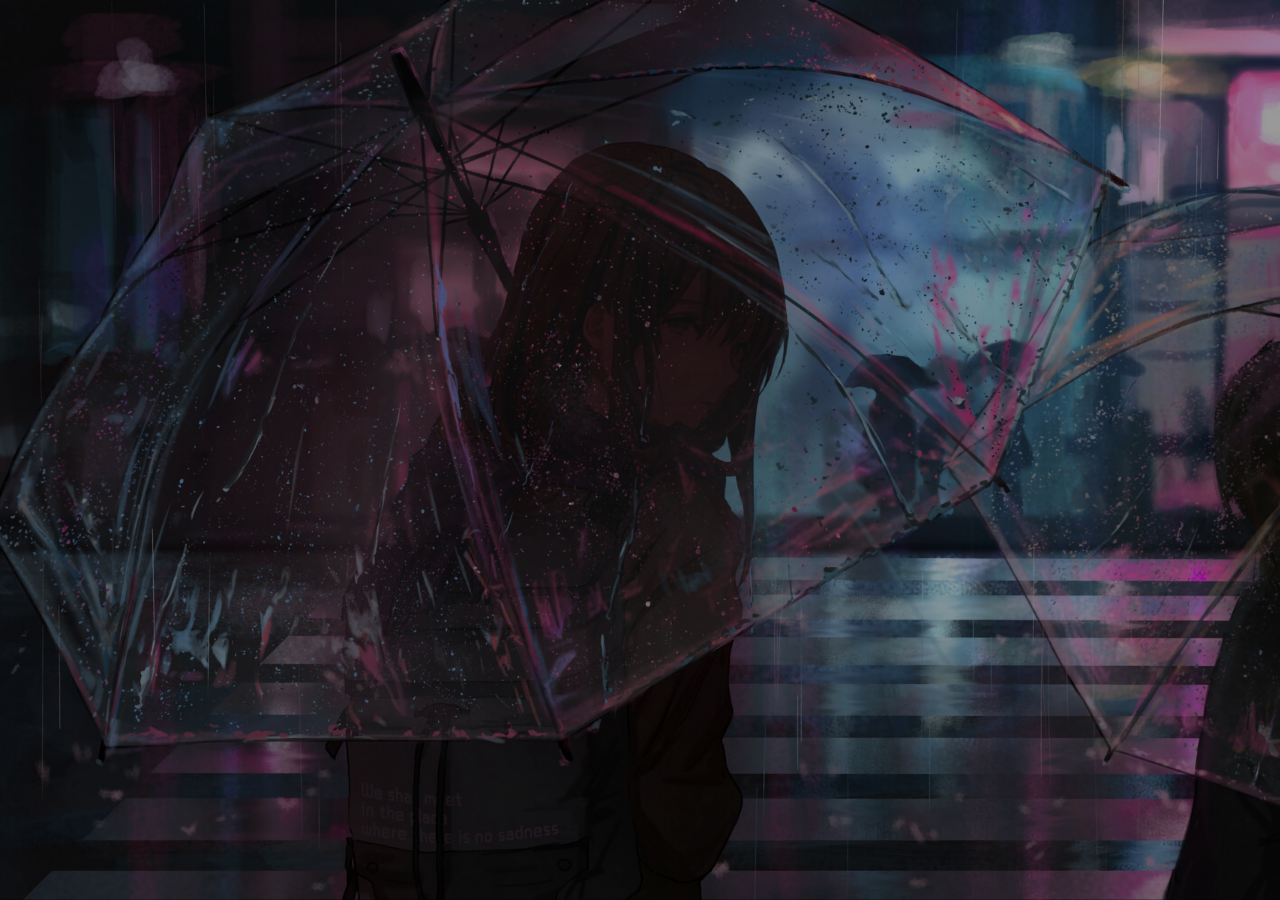
<file: index.html>
<!DOCTYPE html>
<html lang="en">
  <head>
    <meta charset="UTF-8" />
    <meta name="viewport" content="width=device-width, initial-scale=1.0" />
    <meta http-equiv="X-UA-Compatible" content="ie=edge" />
    <script type="text/javascript">
      document.write(
        '<link rel="stylesheet" href="css/main.css?' + Math.random() + '">'
      );
    </script>
    <link
      href="https://fonts.googleapis.com/css?family=Ubuntu|Ubuntu+Condensed|Ubuntu+Mono&display=swap"
      rel="stylesheet"
    />
    <!-- <link rel="stylesheet" href="css/main.css" /> -->
    <title>Loading Screen | MaxDiWay</title>
  </head>
  <body>
    
<!--     <audio autoplay>
    <source src="music/www.lightaudio.ru.mp3" volume="0.5 type="audio/mpeg">
    Your browser does not support the audio element.
    </audio> -->

    <div class="background"></div>
    <div class="overhaul"></div>

    <nav>
      <div id="announcement"></div>
      <span id="map">Вы играете на </span>
      <span id="steamid"></span>
    </nav>

    <div id="debug"></div>

    <main>
      <div class="title">
        <h2>Добро пожаловать на,</h2>
        <h1 id="title"></h1>
        <div id="history"></div>
      </div>
      <div class="under-nav"></div>
      <div class="loading-box"></div>
    </main>

    <script src="js/lib/jquery-3.4.1.min.js"></script>
    <script type="text/javascript">
      document.write(
        '<script src="js/config.js?' + Math.random() + '"><\/script>'
      );
      document.write(
        '<script src="js/main.js?' + Math.random() + '"><\/script>'
      );
    </script>
    <!-- <script src="config.js"></script> -->
    <!-- <script src="js/main.js"></script> -->
  </body>
</html>
</file>
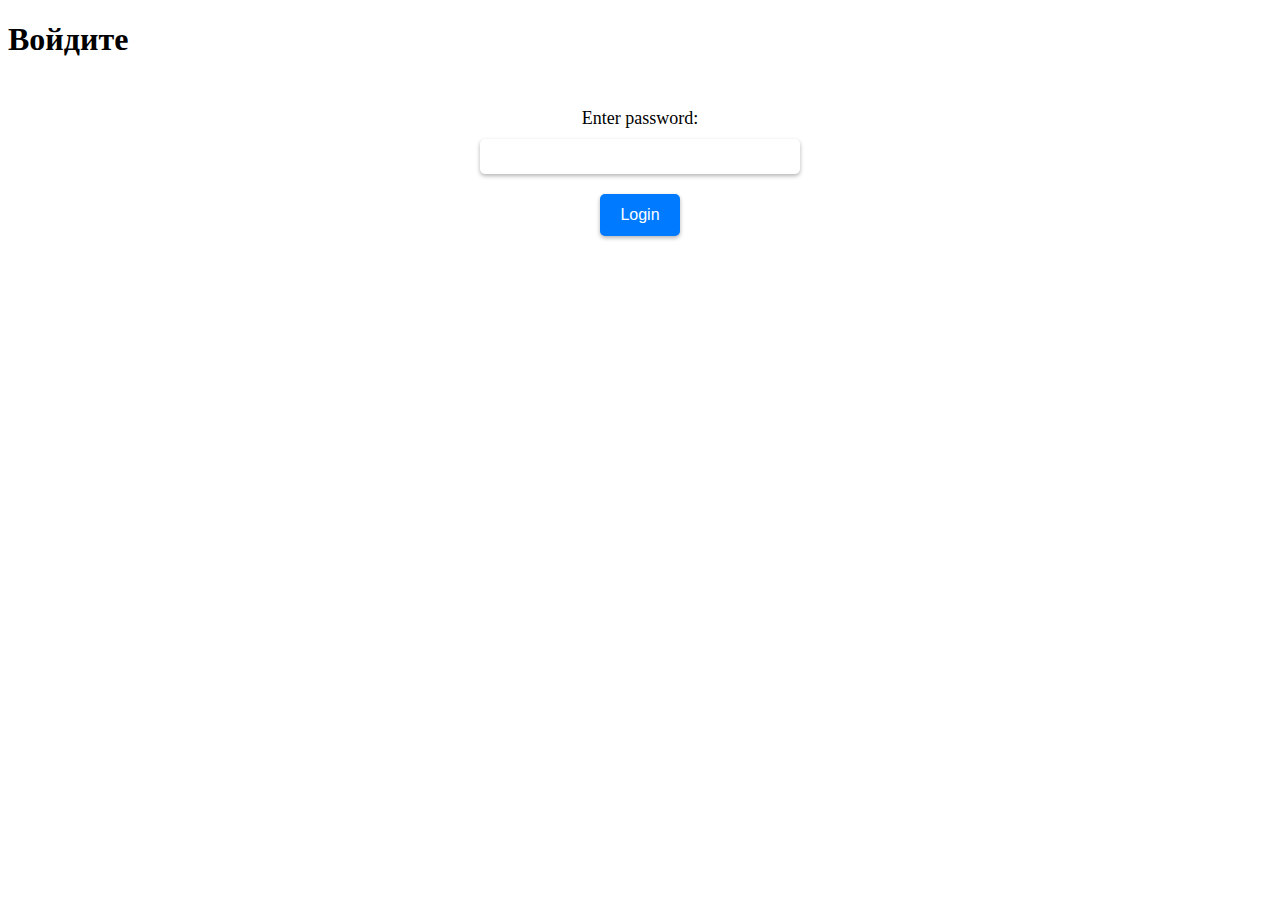
<file: auth.html>
<!DOCTYPE html>
<html>
<head>
	<title>Авторизация</title>
</head>
<body>
	<h1>Войдите</h1>
	
	<form id="login-form">
		<label for="password">Enter password:</label>
		<input type="password" id="password" name="password">
		<button type="submit">Login</button>
	</form>

	<script>
	const password = "5467";
	const form = document.getElementById("login-form");

	form.addEventListener("submit", function(e) {
		e.preventDefault();
		if (form.password.value === password) {
			alert("Login successful!");
			window.location.href = "main.html"; // Redirect to main page
		} else {
			alert("Incorrect password. Please try again.");
		}
	});
</script>
<style>
	form {
		display: flex;
		flex-direction: column;
		align-items: center;
		margin-top: 50px;
	}

	label {
		font-size: 18px;
		margin-bottom: 10px;
	}

	input[type="password"] {
		padding: 10px;
		border: none;
		border-radius: 5px;
		box-shadow: 0px 2px 4px rgba(0, 0, 0, 0.3);
		width: 300px;
		max-width: 100%;
	}

	button[type="submit"] {
		background-color: #007bff;
		color: white;
		padding: 12px 20px;
		border: none;
		border-radius: 5px;
		font-size: 16px;
		cursor: pointer;
		margin-top: 20px;
		box-shadow: 0px 2px 4px rgba(0, 0, 0, 0.3);
	}

	button[type="submit"]:hover {
		background-color: #0062cc;
		transition-duration: 0.3s;
	}
</style>

</body>
</html>
</file>
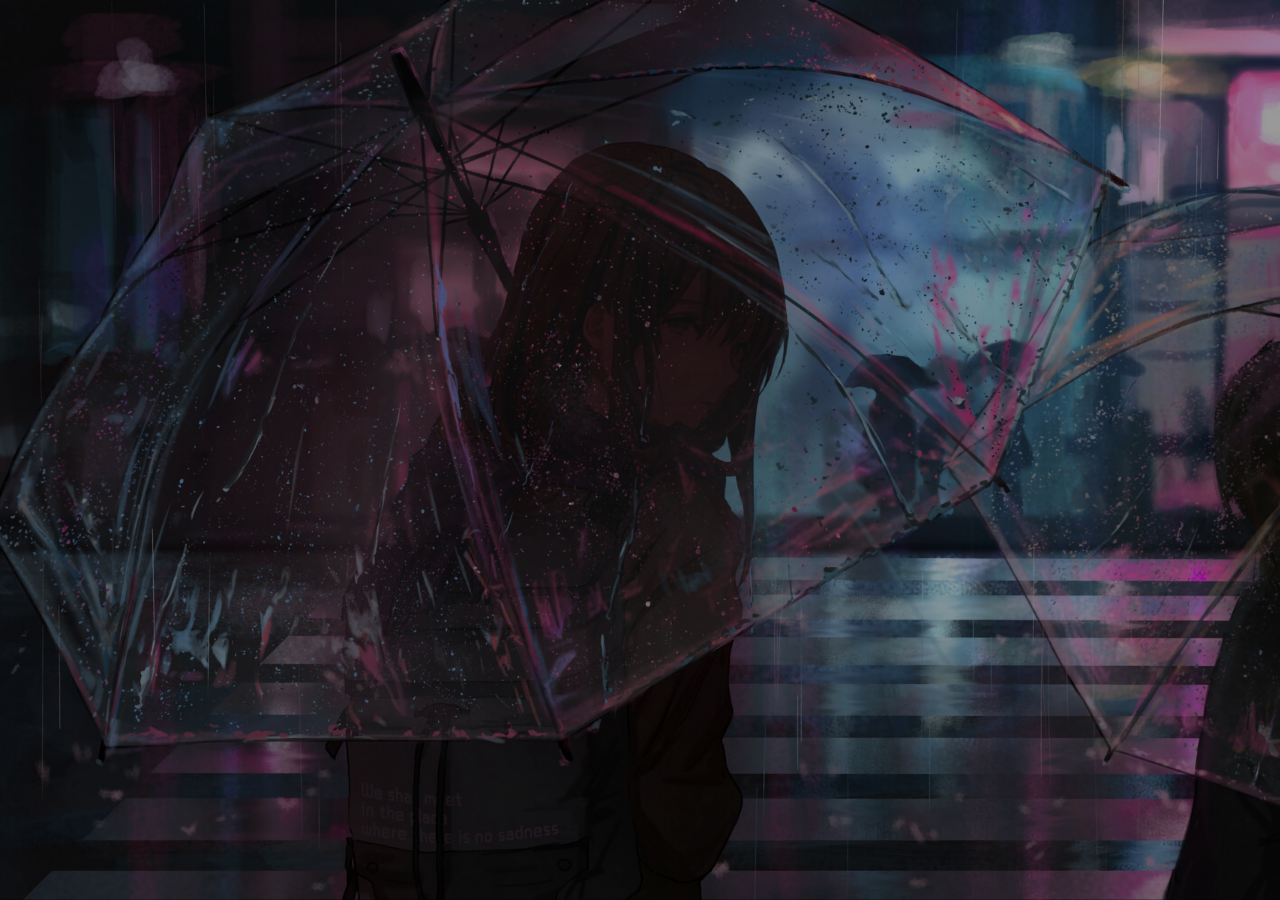
<file: main.html>
<!DOCTYPE html>
<html lang="en">
  <head>
    <meta charset="UTF-8" />
    <meta name="viewport" content="width=device-width, initial-scale=1.0" />
    <meta http-equiv="X-UA-Compatible" content="ie=edge" />
    <script type="text/javascript">
      document.write(
        '<link rel="stylesheet" href="css/main.css?' + Math.random() + '">'
      );
    </script>
    <link
      href="https://fonts.googleapis.com/css?family=Ubuntu|Ubuntu+Condensed|Ubuntu+Mono&display=swap"
      rel="stylesheet"
    />
    <!-- <link rel="stylesheet" href="css/main.css" /> -->
    <title>Loading Screen | MaxDiWay</title>
  </head>
  <body>
    <div class="background"></div>
    <div class="overhaul"></div>

    <nav>
      <div id="announcement"></div>
      <span id="map">Вы играете на </span>
      <span id="steamid"></span>
    </nav>

    <div id="debug"></div>

    <main>
      <div class="title">
        <h2>Добро пожаловать на,</h2>
        <h1 id="title"></h1>
        <div id="history"></div>
      </div>
      <div class="under-nav"></div>
      <div class="loading-box"></div>
    </main>

    <script src="js/lib/jquery-3.4.1.min.js"></script>
    <script type="text/javascript">
      document.write(
        '<script src="js/config.js?' + Math.random() + '"><\/script>'
      );
      document.write(
        '<script src="js/main.js?' + Math.random() + '"><\/script>'
      );
    </script>
    <!-- <script src="config.js"></script> -->
    <!-- <script src="js/main.js"></script> -->
  </body>
</html>
</file>
<file: css/main.css>
body {
  font-family: "Ubuntu Mono", "Arial";
  margin: 0;
  color: white;
  background-color: black;
}

nav,
main {
  display: none;
}

nav {
  background-color: rgba(0, 0, 0, 0.5);
  padding: 1%;
  overflow: auto;
}
h2 {
  font-size: 1.5em;
  color: rgb(250, 250, 250);
  margin: 0;
}
h1 {
  margin-top: 10px;
}
#title,
#map,
#steamid {
  display: none;
}
#steamid {
  float: right;
}
#announcement {
  position: absolute;
  width: 98%;
  text-align: center;
}
#history {
  position: absolute;
  text-align: center;
  width: 100%;
  color: rgb(240, 240, 240);
  text-shadow: none;
}
.background {
  z-index: -2;
  width: 100%;
  height: 100%;
  position: fixed;
  background-image: url("../images/default.jpg");
  background-repeat: no-repeat;
  background-size: cover;
}
.overhaul {
  z-index: -1;
  width: 100%;
  height: 100%;
  position: fixed;
  background-color: rgba(0, 0, 0, 0.4);
  transition-duration: 1s;
}
.title {
  text-align: center;
  top: 40%;
  width: 100%;
  position: absolute;
  text-shadow: 1px 1px 1px rgba(0, 0, 0, 0.8);
}
.under-nav {
  left: 0;
  bottom: 0;
  position: absolute;
  width: 70%;
  height: 3%;
  background-color: rgba(0, 0, 0, 0.5);
}
.loading-box {
  right: 0;
  bottom: 0;
  position: absolute;
  width: 30%;
  height: 15%;
  background-color: rgba(0, 0, 0, 0.5);
}
</file>
